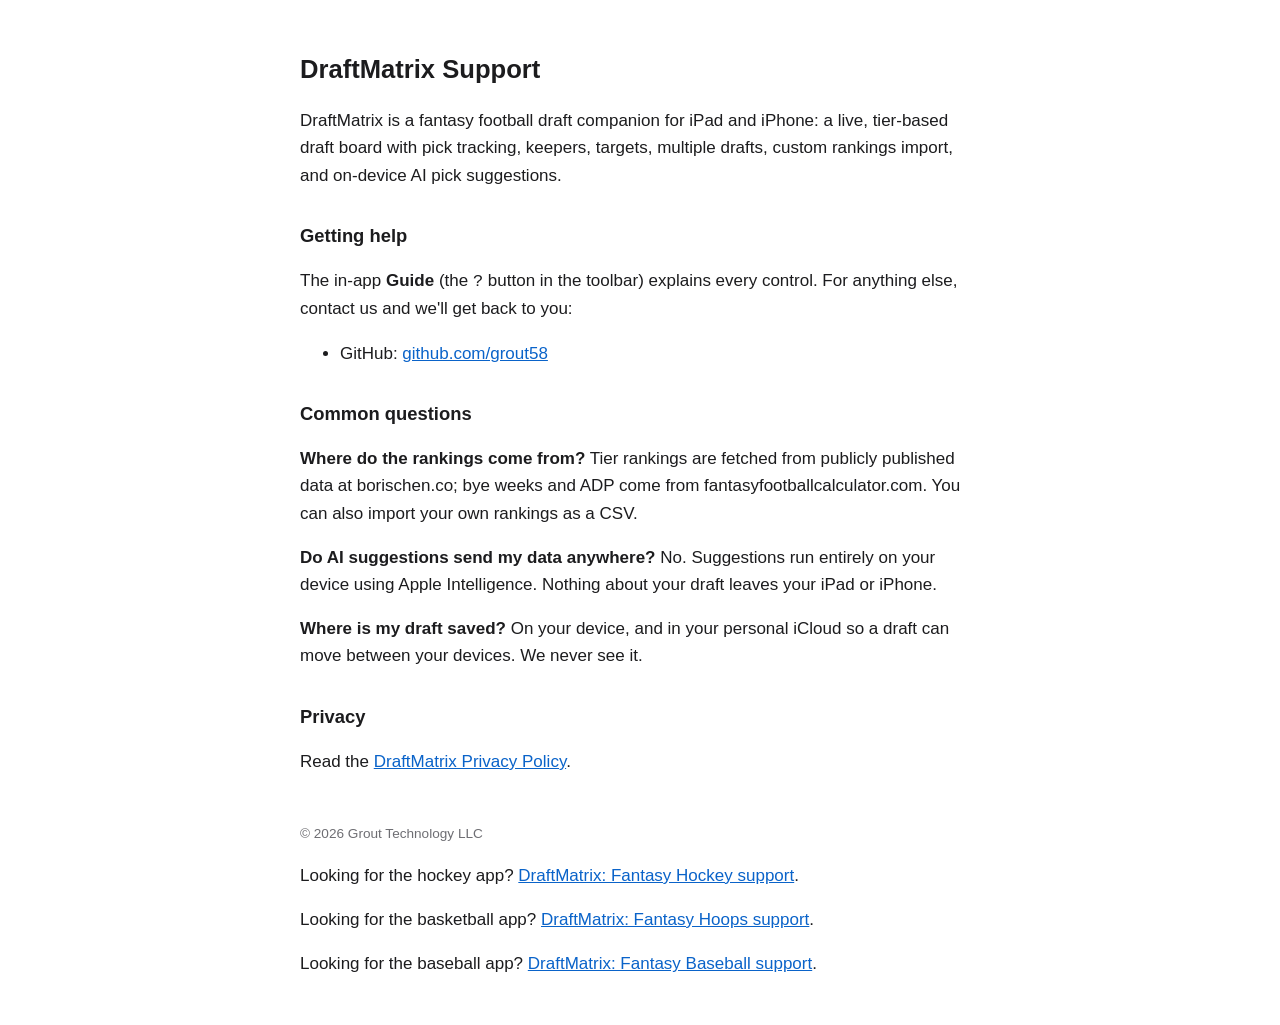
<file: index.html>
<!DOCTYPE html>
<html lang="en">
<head>
<meta charset="utf-8">
<meta name="viewport" content="width=device-width, initial-scale=1">
<title>DraftMatrix — Support</title>
<style>
  body { font: 17px/1.6 -apple-system, BlinkMacSystemFont, "Segoe UI", Roboto, sans-serif;
         max-width: 680px; margin: 0 auto; padding: 2rem 1.25rem; color: #1c1c1e; }
  h1 { font-size: 1.6rem; } h2 { font-size: 1.15rem; margin-top: 2rem; }
  a { color: #0a63c9; }
  footer { margin-top: 3rem; font-size: .85rem; color: #6e6e73; }
  @media (prefers-color-scheme: dark) {
    body { background: #1c1c1e; color: #f2f2f7; } a { color: #64a8ff; }
  }
</style>
</head>
<body>
<h1>DraftMatrix Support</h1>
<p>DraftMatrix is a fantasy football draft companion for iPad and iPhone: a live,
tier-based draft board with pick tracking, keepers, targets, multiple drafts,
custom rankings import, and on-device AI pick suggestions.</p>

<h2>Getting help</h2>
<p>The in-app <strong>Guide</strong> (the <code>?</code> button in the toolbar) explains
every control. For anything else, contact us and we'll get back to you:</p>
<ul>
  <li>GitHub: <a href="https://github.com/grout58">github.com/grout58</a></li>
</ul>

<h2>Common questions</h2>
<p><strong>Where do the rankings come from?</strong> Tier rankings are fetched from
publicly published data at borischen.co; bye weeks and ADP come from
fantasyfootballcalculator.com. You can also import your own rankings as a CSV.</p>
<p><strong>Do AI suggestions send my data anywhere?</strong> No. Suggestions run
entirely on your device using Apple Intelligence. Nothing about your draft leaves
your iPad or iPhone.</p>
<p><strong>Where is my draft saved?</strong> On your device, and in your personal
iCloud so a draft can move between your devices. We never see it.</p>

<h2>Privacy</h2>
<p>Read the <a href="privacy.html">DraftMatrix Privacy Policy</a>.</p>

<footer>© 2026 Grout Technology LLC</footer>
<p>Looking for the hockey app? <a href="hockey.html">DraftMatrix: Fantasy Hockey support</a>.</p>
<p>Looking for the basketball app? <a href="basketball.html">DraftMatrix: Fantasy Hoops support</a>.</p>
<p>Looking for the baseball app? <a href="baseball.html">DraftMatrix: Fantasy Baseball support</a>.</p>
</body>
</html>
</file>
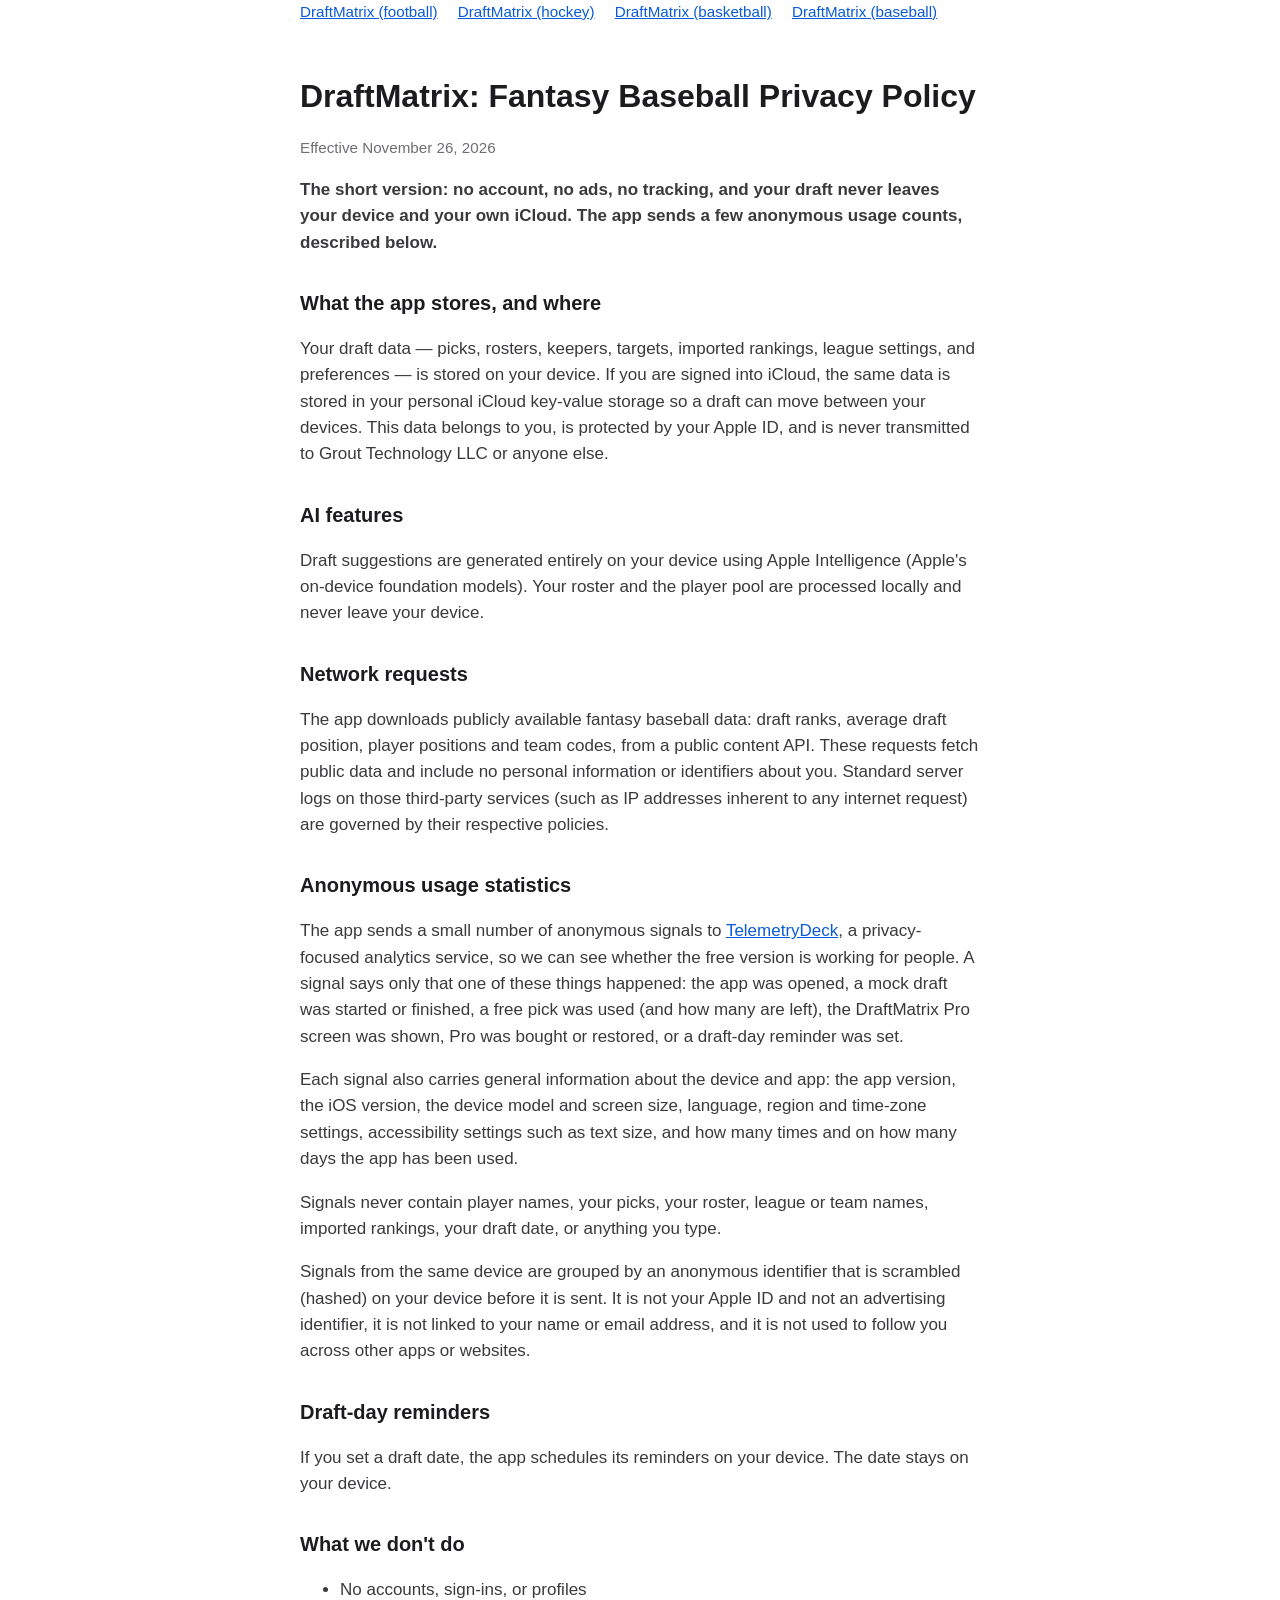
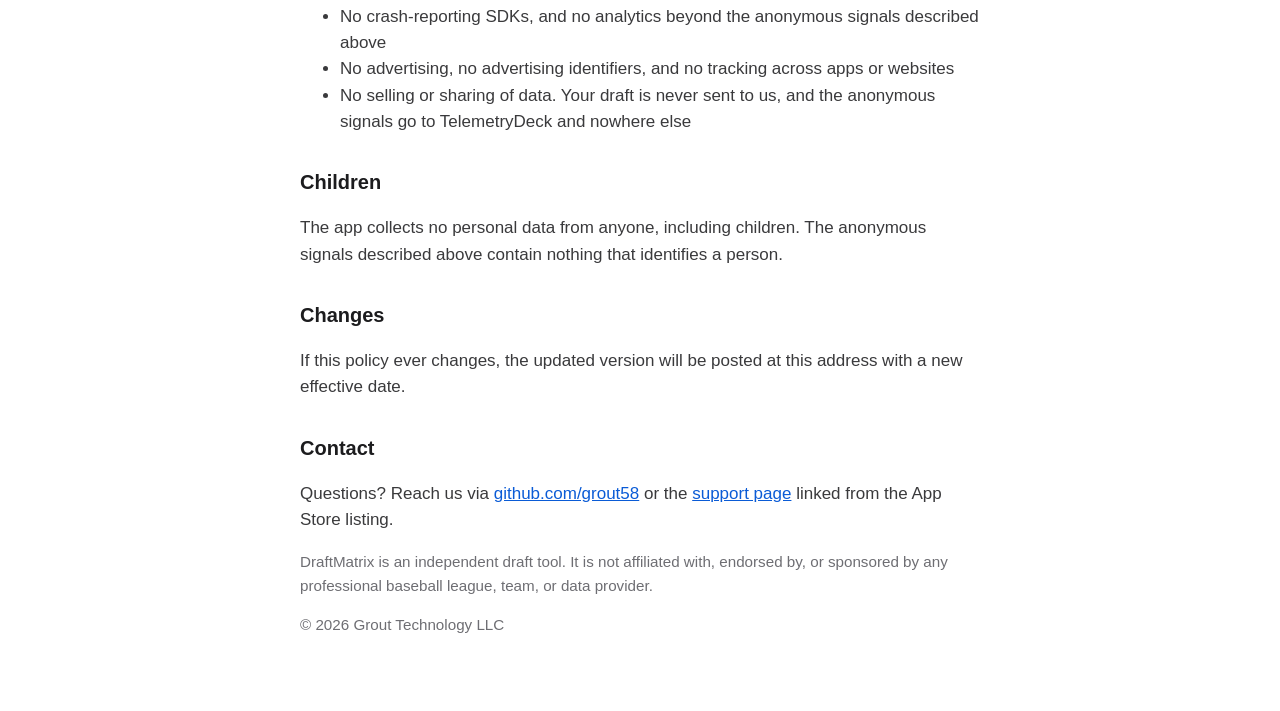
<file: baseball-privacy.html>
<!doctype html>
<html lang="en">
<head>
<meta charset="utf-8">
<meta name="viewport" content="width=device-width, initial-scale=1">
<title>DraftMatrix: Fantasy Baseball — Privacy Policy</title>
<style>
  body { font: 17px/1.55 -apple-system, BlinkMacSystemFont, "Helvetica Neue", Helvetica, Arial, sans-serif; color: #1c1c1e; margin: 0; padding: 0 20px 60px; background: #fff; }
  main { max-width: 680px; margin: 0 auto; }
  h1 { font-size: 2rem; margin: 48px 0 8px; }
  h2 { font-size: 1.25rem; margin: 32px 0 8px; }
  p, li { color: #3a3a3c; }
  a { color: #0a5bd6; }
  .muted { color: #6e6e73; font-size: 0.95rem; }
  nav a { margin-right: 16px; }
  @media (prefers-color-scheme: dark) { body { background: #000; color: #f2f2f7; } p, li { color: #d1d1d6; } a { color: #4cb8ff; } .muted { color: #8e8e93; } }
</style>
</head>
<body>
<main>
  <nav class="muted"><a href="index.html">DraftMatrix (football)</a> <a href="hockey.html">DraftMatrix (hockey)</a> <a href="basketball.html">DraftMatrix (basketball)</a> <a href="baseball.html">DraftMatrix (baseball)</a></nav>
  <h1>DraftMatrix: Fantasy Baseball Privacy Policy</h1>
  <p class="muted">Effective November 26, 2026</p>
  <p><strong>The short version: no account, no ads, no tracking, and your draft never leaves your device and your own iCloud. The app sends a few anonymous usage counts, described below.</strong></p>

  <h2>What the app stores, and where</h2>
  <p>Your draft data — picks, rosters, keepers, targets, imported rankings, league settings, and preferences — is stored on your device. If you are signed into iCloud, the same data is stored in your personal iCloud key-value storage so a draft can move between your devices. This data belongs to you, is protected by your Apple ID, and is never transmitted to Grout Technology LLC or anyone else.</p>

  <h2>AI features</h2>
  <p>Draft suggestions are generated entirely on your device using Apple Intelligence (Apple's on-device foundation models). Your roster and the player pool are processed locally and never leave your device.</p>

  <h2>Network requests</h2>
  <p>The app downloads publicly available fantasy baseball data: draft ranks, average draft position, player positions and team codes, from a public content API. These requests fetch public data and include no personal information or identifiers about you. Standard server logs on those third-party services (such as IP addresses inherent to any internet request) are governed by their respective policies.</p>

  <h2>Anonymous usage statistics</h2>
  <p>The app sends a small number of anonymous signals to <a href="https://telemetrydeck.com/privacy/">TelemetryDeck</a>, a privacy-focused analytics service, so we can see whether the free version is working for people. A signal says only that one of these things happened: the app was opened, a mock draft was started or finished, a free pick was used (and how many are left), the DraftMatrix Pro screen was shown, Pro was bought or restored, or a draft-day reminder was set.</p>
  <p>Each signal also carries general information about the device and app: the app version, the iOS version, the device model and screen size, language, region and time-zone settings, accessibility settings such as text size, and how many times and on how many days the app has been used.</p>
  <p>Signals never contain player names, your picks, your roster, league or team names, imported rankings, your draft date, or anything you type.</p>
  <p>Signals from the same device are grouped by an anonymous identifier that is scrambled (hashed) on your device before it is sent. It is not your Apple ID and not an advertising identifier, it is not linked to your name or email address, and it is not used to follow you across other apps or websites.</p>

  <h2>Draft-day reminders</h2>
  <p>If you set a draft date, the app schedules its reminders on your device. The date stays on your device.</p>

  <h2>What we don't do</h2>
  <ul>
    <li>No accounts, sign-ins, or profiles</li>
    <li>No crash-reporting SDKs, and no analytics beyond the anonymous signals described above</li>
    <li>No advertising, no advertising identifiers, and no tracking across apps or websites</li>
    <li>No selling or sharing of data. Your draft is never sent to us, and the anonymous signals go to TelemetryDeck and nowhere else</li>
  </ul>

  <h2>Children</h2>
  <p>The app collects no personal data from anyone, including children. The anonymous signals described above contain nothing that identifies a person.</p>

  <h2>Changes</h2>
  <p>If this policy ever changes, the updated version will be posted at this address with a new effective date.</p>

  <h2>Contact</h2>
  <p>Questions? Reach us via <a href="https://github.com/grout58">github.com/grout58</a> or the <a href="baseball.html">support page</a> linked from the App Store listing.</p>
  <p class="muted">DraftMatrix is an independent draft tool. It is not affiliated with, endorsed by, or sponsored by any professional baseball league, team, or data provider.</p>
  <p class="muted">© 2026 Grout Technology LLC</p>
</main>
</body>
</html>
</file>
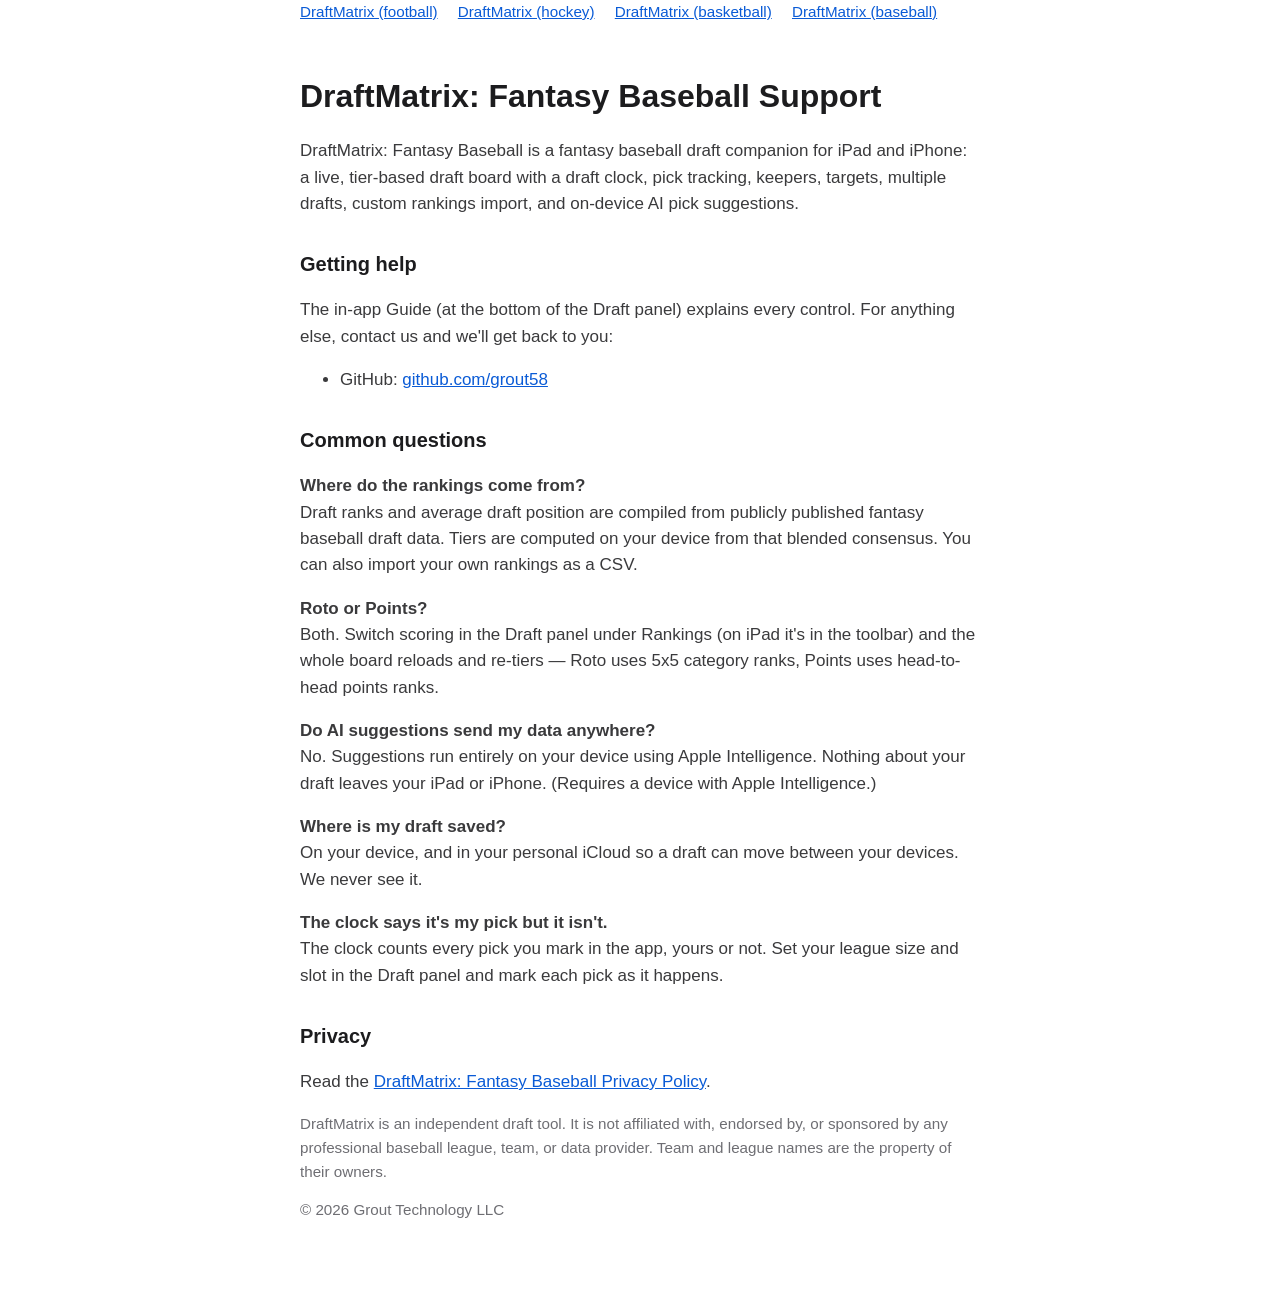
<file: baseball.html>
<!doctype html>
<html lang="en">
<head>
<meta charset="utf-8">
<meta name="viewport" content="width=device-width, initial-scale=1">
<title>DraftMatrix: Fantasy Baseball — Support</title>
<style>
  body { font: 17px/1.55 -apple-system, BlinkMacSystemFont, "Helvetica Neue", Helvetica, Arial, sans-serif; color: #1c1c1e; margin: 0; padding: 0 20px 60px; background: #fff; }
  main { max-width: 680px; margin: 0 auto; }
  h1 { font-size: 2rem; margin: 48px 0 8px; }
  h2 { font-size: 1.25rem; margin: 32px 0 8px; }
  p, li { color: #3a3a3c; }
  a { color: #0a5bd6; }
  .muted { color: #6e6e73; font-size: 0.95rem; }
  nav a { margin-right: 16px; }
  @media (prefers-color-scheme: dark) { body { background: #000; color: #f2f2f7; } p, li { color: #d1d1d6; } a { color: #4cb8ff; } .muted { color: #8e8e93; } }
</style>
</head>
<body>
<main>
  <nav class="muted"><a href="index.html">DraftMatrix (football)</a> <a href="hockey.html">DraftMatrix (hockey)</a> <a href="basketball.html">DraftMatrix (basketball)</a> <a href="baseball.html">DraftMatrix (baseball)</a></nav>
  <h1>DraftMatrix: Fantasy Baseball Support</h1>
  <p>DraftMatrix: Fantasy Baseball is a fantasy baseball draft companion for iPad and iPhone: a live, tier-based draft board with a draft clock, pick tracking, keepers, targets, multiple drafts, custom rankings import, and on-device AI pick suggestions.</p>

  <h2>Getting help</h2>
  <p>The in-app Guide (at the bottom of the Draft panel) explains every control. For anything else, contact us and we'll get back to you:</p>
  <ul><li>GitHub: <a href="https://github.com/grout58">github.com/grout58</a></li></ul>

  <h2>Common questions</h2>
  <p><strong>Where do the rankings come from?</strong><br>Draft ranks and average draft position are compiled from publicly published fantasy baseball draft data. Tiers are computed on your device from that blended consensus. You can also import your own rankings as a CSV.</p>
  <p><strong>Roto or Points?</strong><br>Both. Switch scoring in the Draft panel under Rankings (on iPad it's in the toolbar) and the whole board reloads and re-tiers — Roto uses 5x5 category ranks, Points uses head-to-head points ranks.</p>
  <p><strong>Do AI suggestions send my data anywhere?</strong><br>No. Suggestions run entirely on your device using Apple Intelligence. Nothing about your draft leaves your iPad or iPhone. (Requires a device with Apple Intelligence.)</p>
  <p><strong>Where is my draft saved?</strong><br>On your device, and in your personal iCloud so a draft can move between your devices. We never see it.</p>
  <p><strong>The clock says it's my pick but it isn't.</strong><br>The clock counts every pick you mark in the app, yours or not. Set your league size and slot in the Draft panel and mark each pick as it happens.</p>

  <h2>Privacy</h2>
  <p>Read the <a href="baseball-privacy.html">DraftMatrix: Fantasy Baseball Privacy Policy</a>.</p>
  <p class="muted">DraftMatrix is an independent draft tool. It is not affiliated with, endorsed by, or sponsored by any professional baseball league, team, or data provider. Team and league names are the property of their owners.</p>
  <p class="muted">© 2026 Grout Technology LLC</p>
</main>
</body>
</html>
</file>
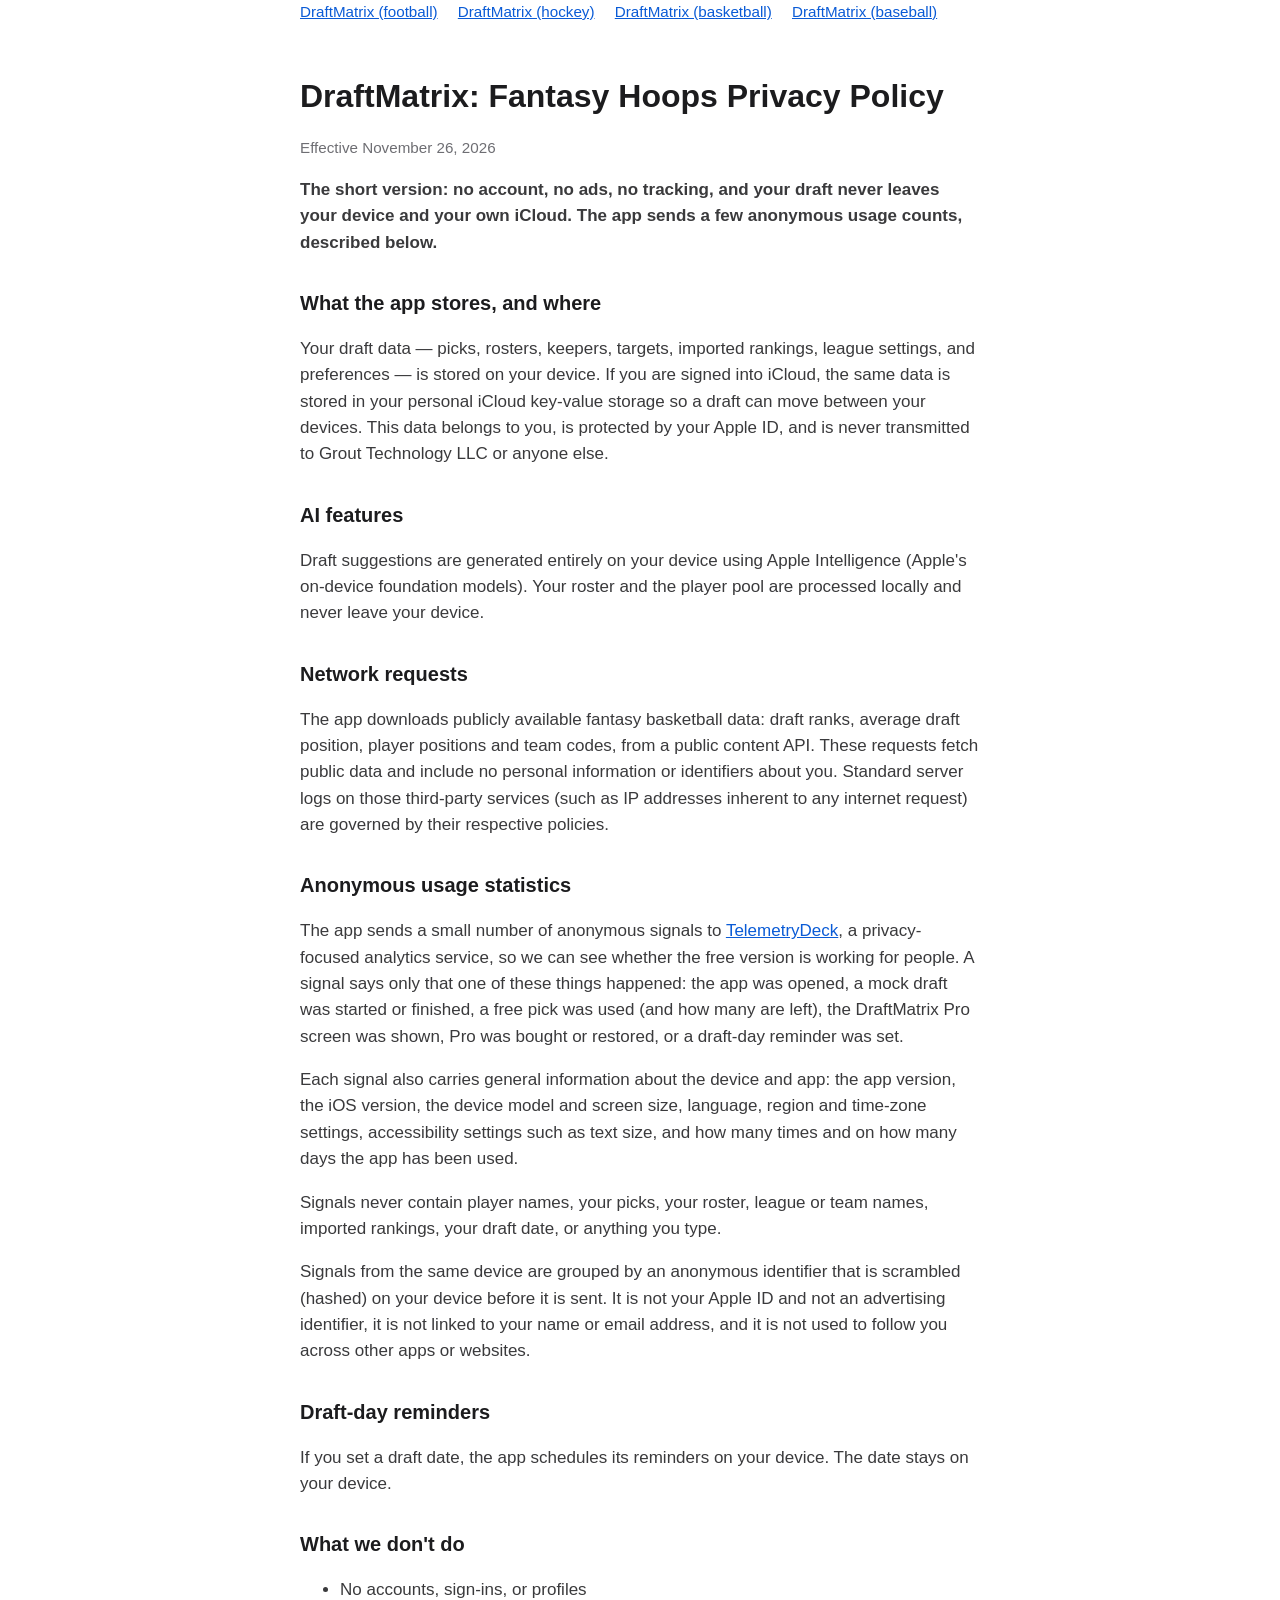
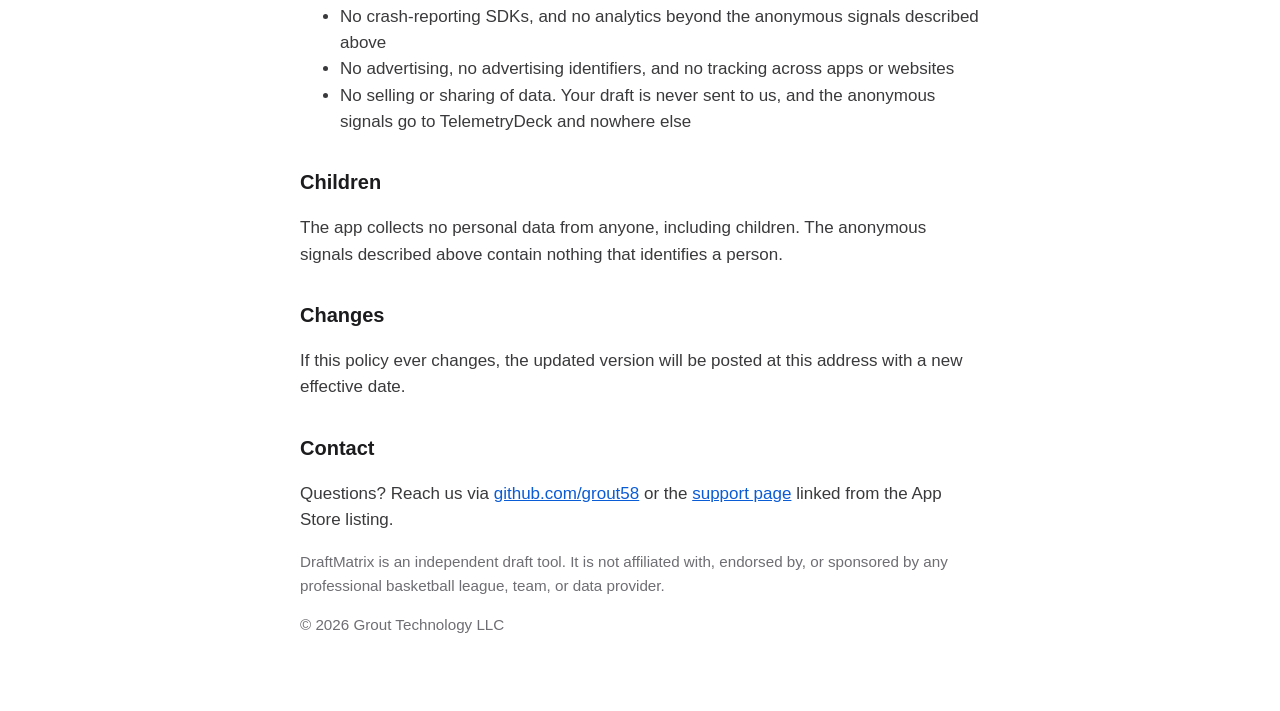
<file: basketball-privacy.html>
<!doctype html>
<html lang="en">
<head>
<meta charset="utf-8">
<meta name="viewport" content="width=device-width, initial-scale=1">
<title>DraftMatrix: Fantasy Hoops — Privacy Policy</title>
<style>
  body { font: 17px/1.55 -apple-system, BlinkMacSystemFont, "Helvetica Neue", Helvetica, Arial, sans-serif; color: #1c1c1e; margin: 0; padding: 0 20px 60px; background: #fff; }
  main { max-width: 680px; margin: 0 auto; }
  h1 { font-size: 2rem; margin: 48px 0 8px; }
  h2 { font-size: 1.25rem; margin: 32px 0 8px; }
  p, li { color: #3a3a3c; }
  a { color: #0a5bd6; }
  .muted { color: #6e6e73; font-size: 0.95rem; }
  nav a { margin-right: 16px; }
  @media (prefers-color-scheme: dark) { body { background: #000; color: #f2f2f7; } p, li { color: #d1d1d6; } a { color: #4cb8ff; } .muted { color: #8e8e93; } }
</style>
</head>
<body>
<main>
  <nav class="muted"><a href="index.html">DraftMatrix (football)</a> <a href="hockey.html">DraftMatrix (hockey)</a> <a href="basketball.html">DraftMatrix (basketball)</a> <a href="baseball.html">DraftMatrix (baseball)</a></nav>
  <h1>DraftMatrix: Fantasy Hoops Privacy Policy</h1>
  <p class="muted">Effective November 26, 2026</p>
  <p><strong>The short version: no account, no ads, no tracking, and your draft never leaves your device and your own iCloud. The app sends a few anonymous usage counts, described below.</strong></p>

  <h2>What the app stores, and where</h2>
  <p>Your draft data — picks, rosters, keepers, targets, imported rankings, league settings, and preferences — is stored on your device. If you are signed into iCloud, the same data is stored in your personal iCloud key-value storage so a draft can move between your devices. This data belongs to you, is protected by your Apple ID, and is never transmitted to Grout Technology LLC or anyone else.</p>

  <h2>AI features</h2>
  <p>Draft suggestions are generated entirely on your device using Apple Intelligence (Apple's on-device foundation models). Your roster and the player pool are processed locally and never leave your device.</p>

  <h2>Network requests</h2>
  <p>The app downloads publicly available fantasy basketball data: draft ranks, average draft position, player positions and team codes, from a public content API. These requests fetch public data and include no personal information or identifiers about you. Standard server logs on those third-party services (such as IP addresses inherent to any internet request) are governed by their respective policies.</p>

  <h2>Anonymous usage statistics</h2>
  <p>The app sends a small number of anonymous signals to <a href="https://telemetrydeck.com/privacy/">TelemetryDeck</a>, a privacy-focused analytics service, so we can see whether the free version is working for people. A signal says only that one of these things happened: the app was opened, a mock draft was started or finished, a free pick was used (and how many are left), the DraftMatrix Pro screen was shown, Pro was bought or restored, or a draft-day reminder was set.</p>
  <p>Each signal also carries general information about the device and app: the app version, the iOS version, the device model and screen size, language, region and time-zone settings, accessibility settings such as text size, and how many times and on how many days the app has been used.</p>
  <p>Signals never contain player names, your picks, your roster, league or team names, imported rankings, your draft date, or anything you type.</p>
  <p>Signals from the same device are grouped by an anonymous identifier that is scrambled (hashed) on your device before it is sent. It is not your Apple ID and not an advertising identifier, it is not linked to your name or email address, and it is not used to follow you across other apps or websites.</p>

  <h2>Draft-day reminders</h2>
  <p>If you set a draft date, the app schedules its reminders on your device. The date stays on your device.</p>

  <h2>What we don't do</h2>
  <ul>
    <li>No accounts, sign-ins, or profiles</li>
    <li>No crash-reporting SDKs, and no analytics beyond the anonymous signals described above</li>
    <li>No advertising, no advertising identifiers, and no tracking across apps or websites</li>
    <li>No selling or sharing of data. Your draft is never sent to us, and the anonymous signals go to TelemetryDeck and nowhere else</li>
  </ul>

  <h2>Children</h2>
  <p>The app collects no personal data from anyone, including children. The anonymous signals described above contain nothing that identifies a person.</p>

  <h2>Changes</h2>
  <p>If this policy ever changes, the updated version will be posted at this address with a new effective date.</p>

  <h2>Contact</h2>
  <p>Questions? Reach us via <a href="https://github.com/grout58">github.com/grout58</a> or the <a href="basketball.html">support page</a> linked from the App Store listing.</p>
  <p class="muted">DraftMatrix is an independent draft tool. It is not affiliated with, endorsed by, or sponsored by any professional basketball league, team, or data provider.</p>
  <p class="muted">© 2026 Grout Technology LLC</p>
</main>
</body>
</html>
</file>
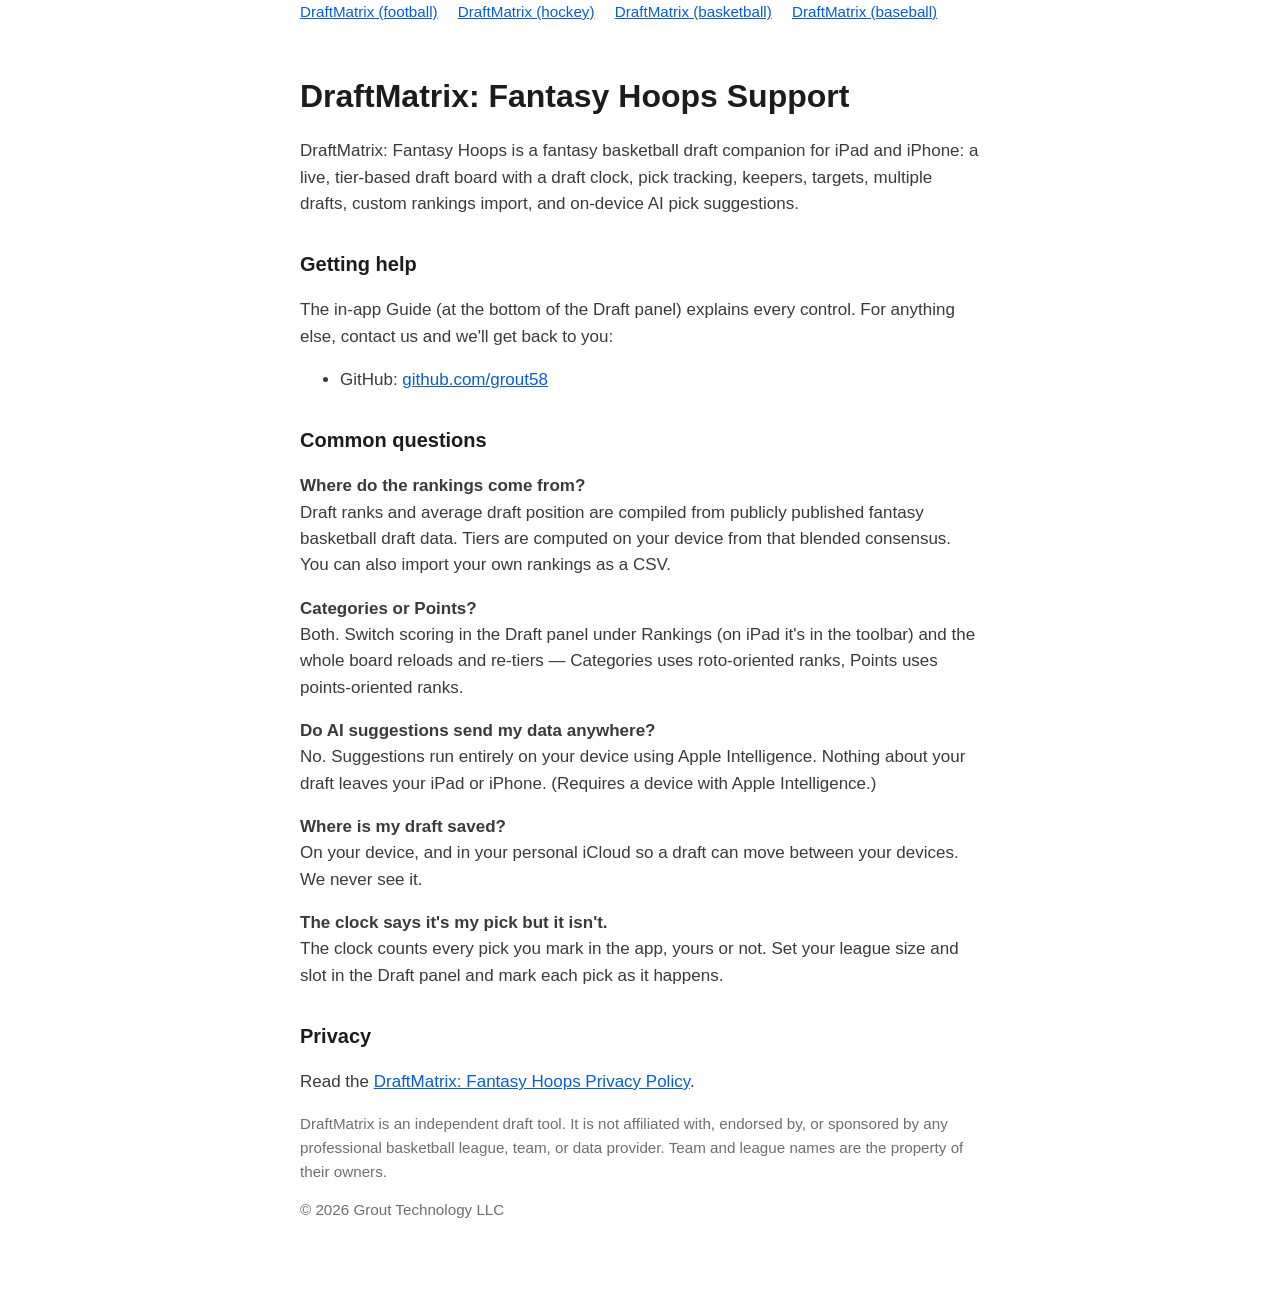
<file: basketball.html>
<!doctype html>
<html lang="en">
<head>
<meta charset="utf-8">
<meta name="viewport" content="width=device-width, initial-scale=1">
<title>DraftMatrix: Fantasy Hoops — Support</title>
<style>
  body { font: 17px/1.55 -apple-system, BlinkMacSystemFont, "Helvetica Neue", Helvetica, Arial, sans-serif; color: #1c1c1e; margin: 0; padding: 0 20px 60px; background: #fff; }
  main { max-width: 680px; margin: 0 auto; }
  h1 { font-size: 2rem; margin: 48px 0 8px; }
  h2 { font-size: 1.25rem; margin: 32px 0 8px; }
  p, li { color: #3a3a3c; }
  a { color: #0a5bd6; }
  .muted { color: #6e6e73; font-size: 0.95rem; }
  nav a { margin-right: 16px; }
  @media (prefers-color-scheme: dark) { body { background: #000; color: #f2f2f7; } p, li { color: #d1d1d6; } a { color: #4cb8ff; } .muted { color: #8e8e93; } }
</style>
</head>
<body>
<main>
  <nav class="muted"><a href="index.html">DraftMatrix (football)</a> <a href="hockey.html">DraftMatrix (hockey)</a> <a href="basketball.html">DraftMatrix (basketball)</a> <a href="baseball.html">DraftMatrix (baseball)</a></nav>
  <h1>DraftMatrix: Fantasy Hoops Support</h1>
  <p>DraftMatrix: Fantasy Hoops is a fantasy basketball draft companion for iPad and iPhone: a live, tier-based draft board with a draft clock, pick tracking, keepers, targets, multiple drafts, custom rankings import, and on-device AI pick suggestions.</p>

  <h2>Getting help</h2>
  <p>The in-app Guide (at the bottom of the Draft panel) explains every control. For anything else, contact us and we'll get back to you:</p>
  <ul><li>GitHub: <a href="https://github.com/grout58">github.com/grout58</a></li></ul>

  <h2>Common questions</h2>
  <p><strong>Where do the rankings come from?</strong><br>Draft ranks and average draft position are compiled from publicly published fantasy basketball draft data. Tiers are computed on your device from that blended consensus. You can also import your own rankings as a CSV.</p>
  <p><strong>Categories or Points?</strong><br>Both. Switch scoring in the Draft panel under Rankings (on iPad it's in the toolbar) and the whole board reloads and re-tiers — Categories uses roto-oriented ranks, Points uses points-oriented ranks.</p>
  <p><strong>Do AI suggestions send my data anywhere?</strong><br>No. Suggestions run entirely on your device using Apple Intelligence. Nothing about your draft leaves your iPad or iPhone. (Requires a device with Apple Intelligence.)</p>
  <p><strong>Where is my draft saved?</strong><br>On your device, and in your personal iCloud so a draft can move between your devices. We never see it.</p>
  <p><strong>The clock says it's my pick but it isn't.</strong><br>The clock counts every pick you mark in the app, yours or not. Set your league size and slot in the Draft panel and mark each pick as it happens.</p>

  <h2>Privacy</h2>
  <p>Read the <a href="basketball-privacy.html">DraftMatrix: Fantasy Hoops Privacy Policy</a>.</p>
  <p class="muted">DraftMatrix is an independent draft tool. It is not affiliated with, endorsed by, or sponsored by any professional basketball league, team, or data provider. Team and league names are the property of their owners.</p>
  <p class="muted">© 2026 Grout Technology LLC</p>
</main>
</body>
</html>
</file>
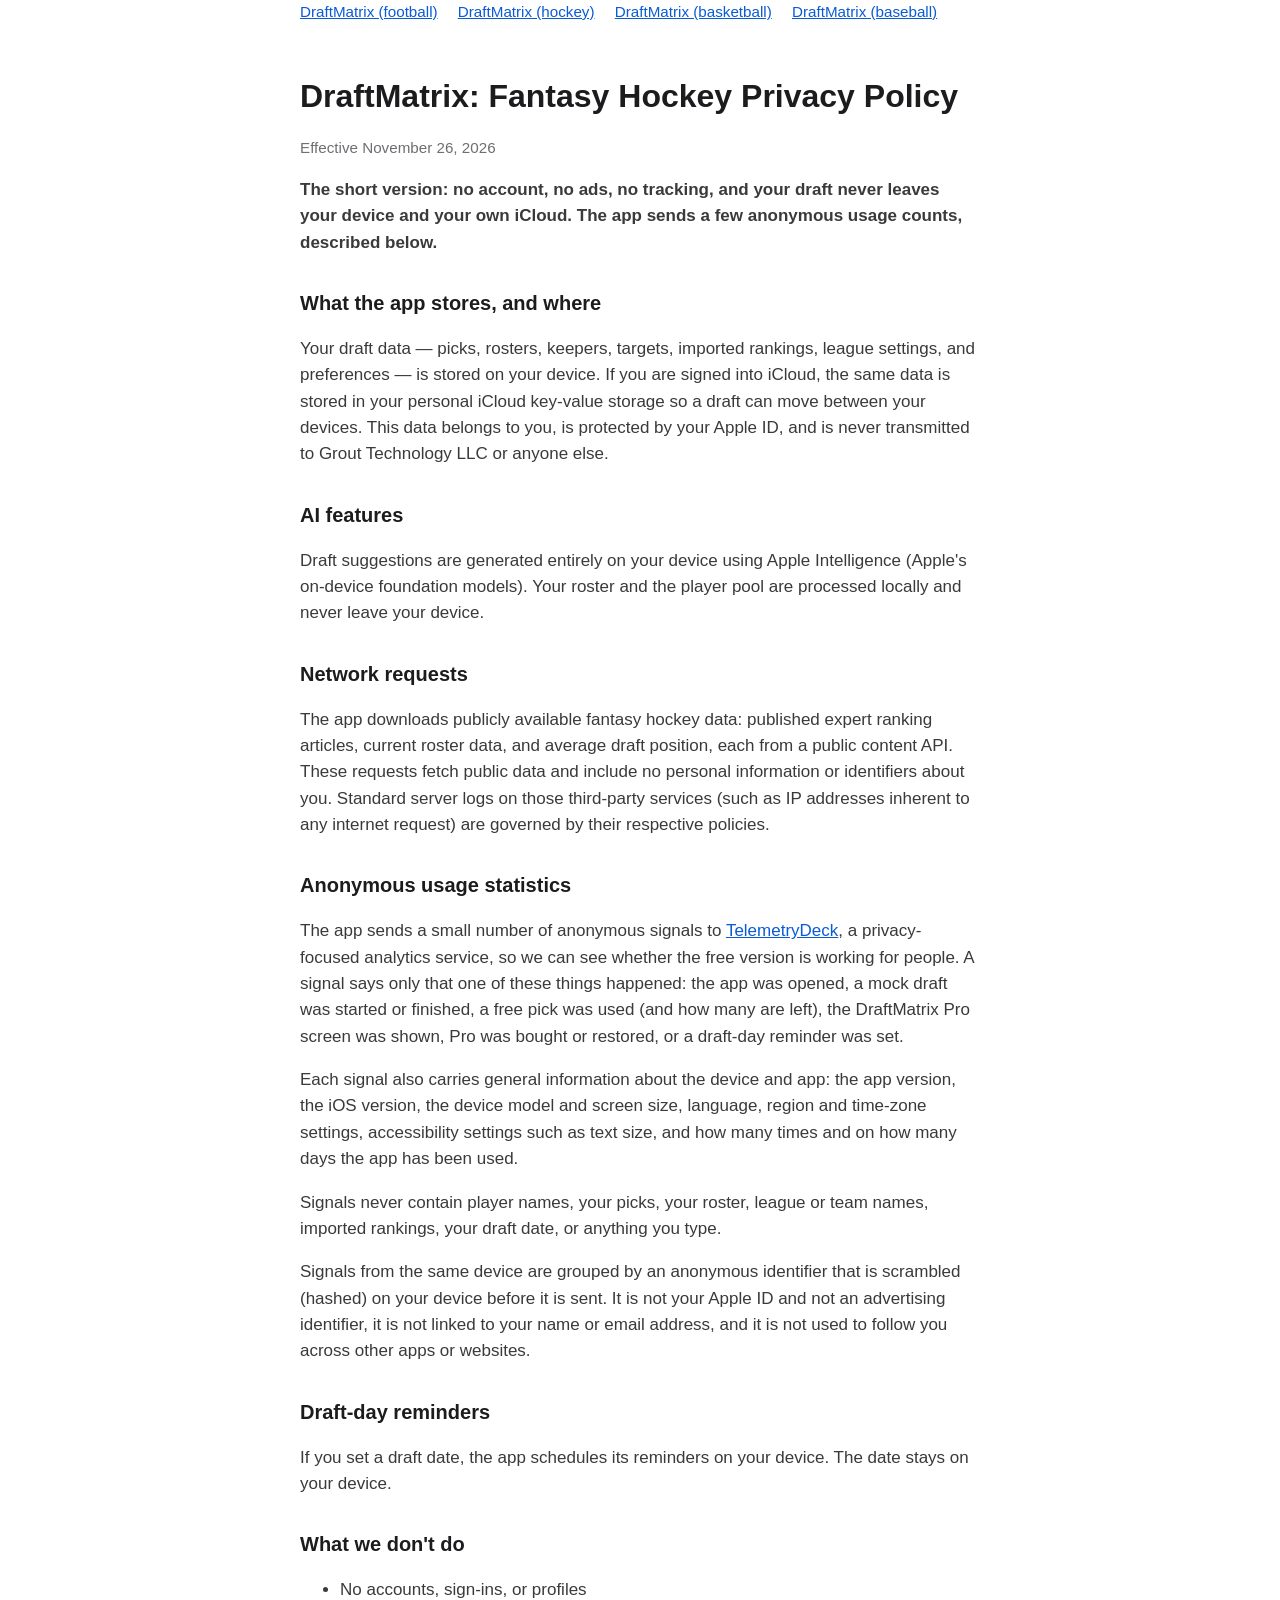
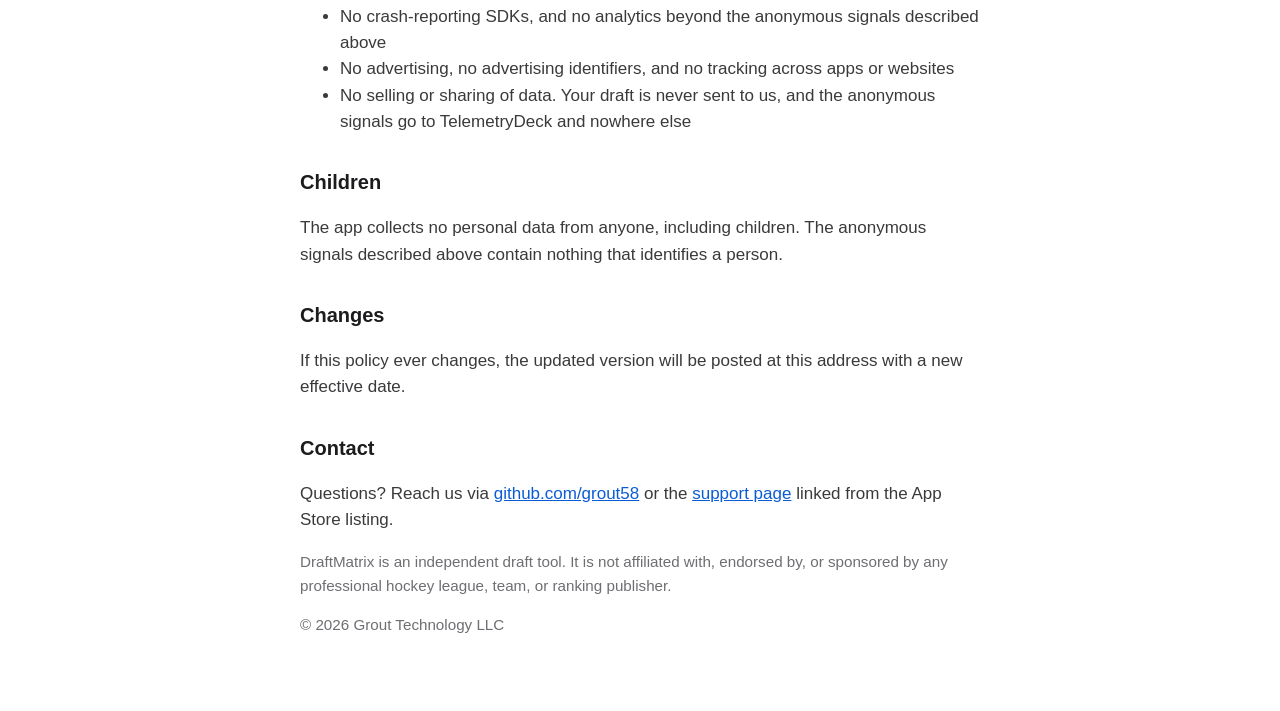
<file: hockey-privacy.html>
<!doctype html>
<html lang="en">
<head>
<meta charset="utf-8">
<meta name="viewport" content="width=device-width, initial-scale=1">
<title>DraftMatrix: Fantasy Hockey — Privacy Policy</title>
<style>
  body { font: 17px/1.55 -apple-system, BlinkMacSystemFont, "Helvetica Neue", Helvetica, Arial, sans-serif; color: #1c1c1e; margin: 0; padding: 0 20px 60px; background: #fff; }
  main { max-width: 680px; margin: 0 auto; }
  h1 { font-size: 2rem; margin: 48px 0 8px; }
  h2 { font-size: 1.25rem; margin: 32px 0 8px; }
  p, li { color: #3a3a3c; }
  a { color: #0a5bd6; }
  .muted { color: #6e6e73; font-size: 0.95rem; }
  nav a { margin-right: 16px; }
  @media (prefers-color-scheme: dark) { body { background: #000; color: #f2f2f7; } p, li { color: #d1d1d6; } a { color: #4cb8ff; } .muted { color: #8e8e93; } }
</style>
</head>
<body>
<main>
  <nav class="muted"><a href="index.html">DraftMatrix (football)</a> <a href="hockey.html">DraftMatrix (hockey)</a> <a href="basketball.html">DraftMatrix (basketball)</a> <a href="baseball.html">DraftMatrix (baseball)</a></nav>
  <h1>DraftMatrix: Fantasy Hockey Privacy Policy</h1>
  <p class="muted">Effective November 26, 2026</p>
  <p><strong>The short version: no account, no ads, no tracking, and your draft never leaves your device and your own iCloud. The app sends a few anonymous usage counts, described below.</strong></p>

  <h2>What the app stores, and where</h2>
  <p>Your draft data — picks, rosters, keepers, targets, imported rankings, league settings, and preferences — is stored on your device. If you are signed into iCloud, the same data is stored in your personal iCloud key-value storage so a draft can move between your devices. This data belongs to you, is protected by your Apple ID, and is never transmitted to Grout Technology LLC or anyone else.</p>

  <h2>AI features</h2>
  <p>Draft suggestions are generated entirely on your device using Apple Intelligence (Apple's on-device foundation models). Your roster and the player pool are processed locally and never leave your device.</p>

  <h2>Network requests</h2>
  <p>The app downloads publicly available fantasy hockey data: published expert ranking articles, current roster data, and average draft position, each from a public content API. These requests fetch public data and include no personal information or identifiers about you. Standard server logs on those third-party services (such as IP addresses inherent to any internet request) are governed by their respective policies.</p>

  <h2>Anonymous usage statistics</h2>
  <p>The app sends a small number of anonymous signals to <a href="https://telemetrydeck.com/privacy/">TelemetryDeck</a>, a privacy-focused analytics service, so we can see whether the free version is working for people. A signal says only that one of these things happened: the app was opened, a mock draft was started or finished, a free pick was used (and how many are left), the DraftMatrix Pro screen was shown, Pro was bought or restored, or a draft-day reminder was set.</p>
  <p>Each signal also carries general information about the device and app: the app version, the iOS version, the device model and screen size, language, region and time-zone settings, accessibility settings such as text size, and how many times and on how many days the app has been used.</p>
  <p>Signals never contain player names, your picks, your roster, league or team names, imported rankings, your draft date, or anything you type.</p>
  <p>Signals from the same device are grouped by an anonymous identifier that is scrambled (hashed) on your device before it is sent. It is not your Apple ID and not an advertising identifier, it is not linked to your name or email address, and it is not used to follow you across other apps or websites.</p>

  <h2>Draft-day reminders</h2>
  <p>If you set a draft date, the app schedules its reminders on your device. The date stays on your device.</p>

  <h2>What we don't do</h2>
  <ul>
    <li>No accounts, sign-ins, or profiles</li>
    <li>No crash-reporting SDKs, and no analytics beyond the anonymous signals described above</li>
    <li>No advertising, no advertising identifiers, and no tracking across apps or websites</li>
    <li>No selling or sharing of data. Your draft is never sent to us, and the anonymous signals go to TelemetryDeck and nowhere else</li>
  </ul>

  <h2>Children</h2>
  <p>The app collects no personal data from anyone, including children. The anonymous signals described above contain nothing that identifies a person.</p>

  <h2>Changes</h2>
  <p>If this policy ever changes, the updated version will be posted at this address with a new effective date.</p>

  <h2>Contact</h2>
  <p>Questions? Reach us via <a href="https://github.com/grout58">github.com/grout58</a> or the <a href="hockey.html">support page</a> linked from the App Store listing.</p>
  <p class="muted">DraftMatrix is an independent draft tool. It is not affiliated with, endorsed by, or sponsored by any professional hockey league, team, or ranking publisher.</p>
  <p class="muted">© 2026 Grout Technology LLC</p>
</main>
</body>
</html>
</file>
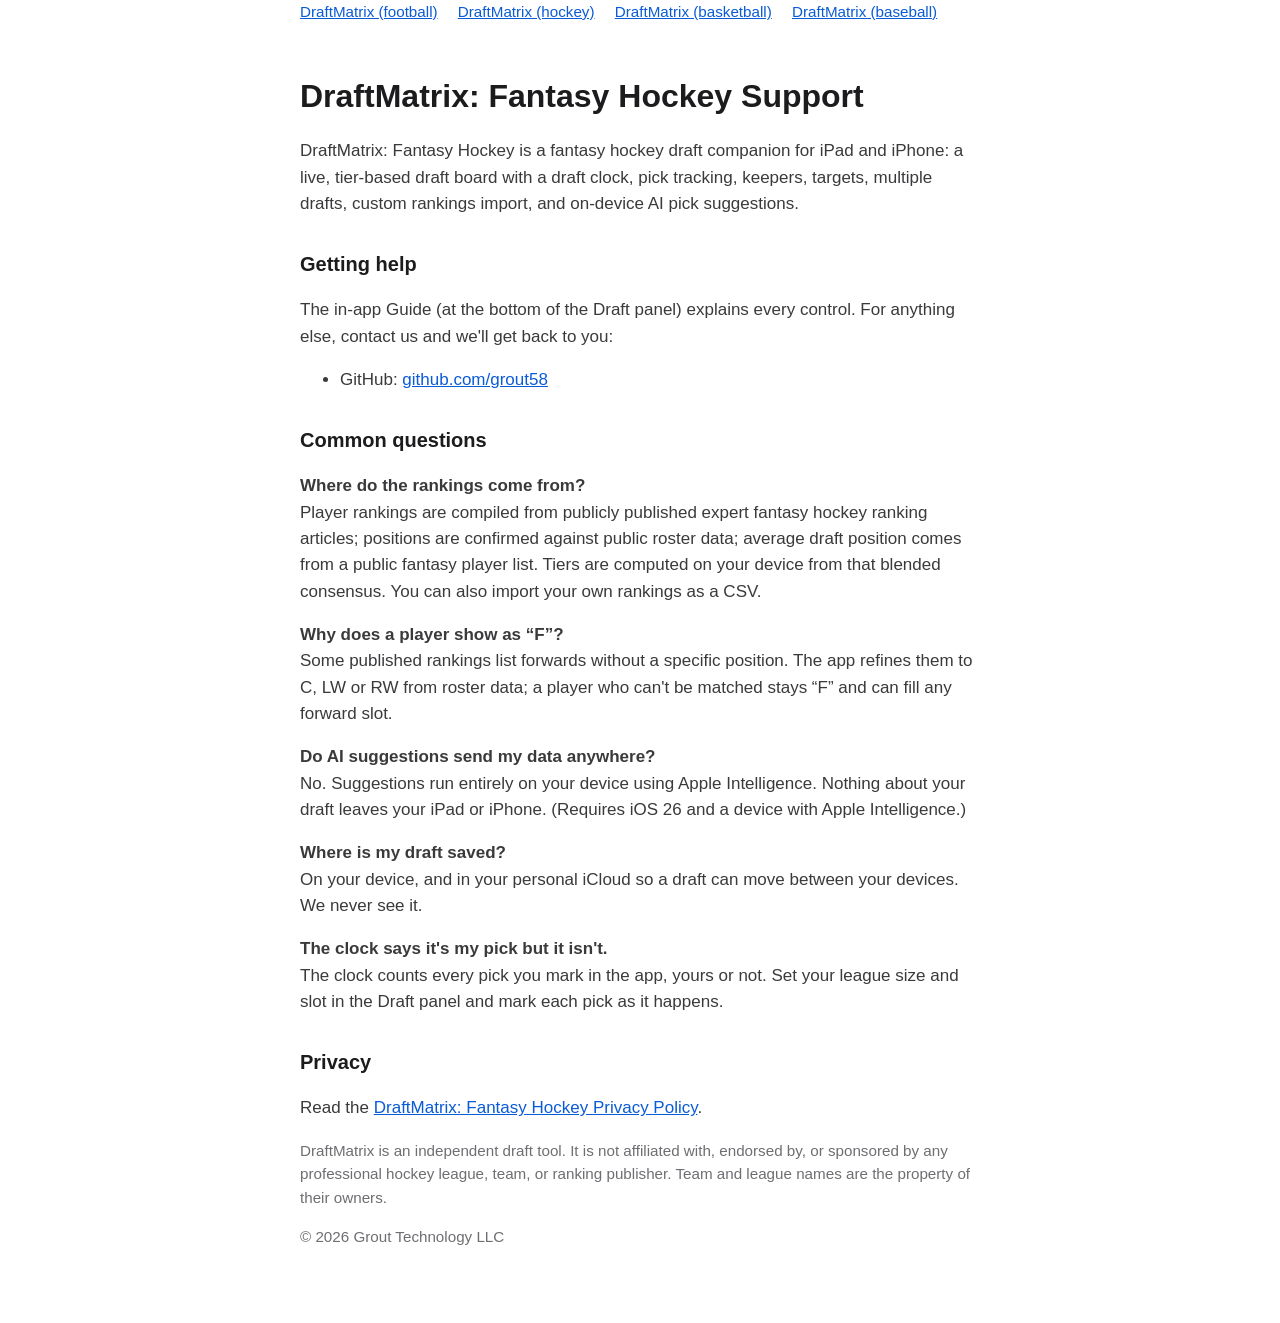
<file: hockey.html>
<!doctype html>
<html lang="en">
<head>
<meta charset="utf-8">
<meta name="viewport" content="width=device-width, initial-scale=1">
<title>DraftMatrix: Fantasy Hockey — Support</title>
<style>
  body { font: 17px/1.55 -apple-system, BlinkMacSystemFont, "Helvetica Neue", Helvetica, Arial, sans-serif; color: #1c1c1e; margin: 0; padding: 0 20px 60px; background: #fff; }
  main { max-width: 680px; margin: 0 auto; }
  h1 { font-size: 2rem; margin: 48px 0 8px; }
  h2 { font-size: 1.25rem; margin: 32px 0 8px; }
  p, li { color: #3a3a3c; }
  a { color: #0a5bd6; }
  .muted { color: #6e6e73; font-size: 0.95rem; }
  nav a { margin-right: 16px; }
  @media (prefers-color-scheme: dark) { body { background: #000; color: #f2f2f7; } p, li { color: #d1d1d6; } a { color: #4cb8ff; } .muted { color: #8e8e93; } }
</style>
</head>
<body>
<main>
  <nav class="muted"><a href="index.html">DraftMatrix (football)</a> <a href="hockey.html">DraftMatrix (hockey)</a> <a href="basketball.html">DraftMatrix (basketball)</a> <a href="baseball.html">DraftMatrix (baseball)</a></nav>
  <h1>DraftMatrix: Fantasy Hockey Support</h1>
  <p>DraftMatrix: Fantasy Hockey is a fantasy hockey draft companion for iPad and iPhone: a live, tier-based draft board with a draft clock, pick tracking, keepers, targets, multiple drafts, custom rankings import, and on-device AI pick suggestions.</p>

  <h2>Getting help</h2>
  <p>The in-app Guide (at the bottom of the Draft panel) explains every control. For anything else, contact us and we'll get back to you:</p>
  <ul><li>GitHub: <a href="https://github.com/grout58">github.com/grout58</a></li></ul>

  <h2>Common questions</h2>
  <p><strong>Where do the rankings come from?</strong><br>Player rankings are compiled from publicly published expert fantasy hockey ranking articles; positions are confirmed against public roster data; average draft position comes from a public fantasy player list. Tiers are computed on your device from that blended consensus. You can also import your own rankings as a CSV.</p>
  <p><strong>Why does a player show as “F”?</strong><br>Some published rankings list forwards without a specific position. The app refines them to C, LW or RW from roster data; a player who can't be matched stays “F” and can fill any forward slot.</p>
  <p><strong>Do AI suggestions send my data anywhere?</strong><br>No. Suggestions run entirely on your device using Apple Intelligence. Nothing about your draft leaves your iPad or iPhone. (Requires iOS 26 and a device with Apple Intelligence.)</p>
  <p><strong>Where is my draft saved?</strong><br>On your device, and in your personal iCloud so a draft can move between your devices. We never see it.</p>
  <p><strong>The clock says it's my pick but it isn't.</strong><br>The clock counts every pick you mark in the app, yours or not. Set your league size and slot in the Draft panel and mark each pick as it happens.</p>

  <h2>Privacy</h2>
  <p>Read the <a href="hockey-privacy.html">DraftMatrix: Fantasy Hockey Privacy Policy</a>.</p>
  <p class="muted">DraftMatrix is an independent draft tool. It is not affiliated with, endorsed by, or sponsored by any professional hockey league, team, or ranking publisher. Team and league names are the property of their owners.</p>
  <p class="muted">© 2026 Grout Technology LLC</p>
</main>
</body>
</html>
</file>
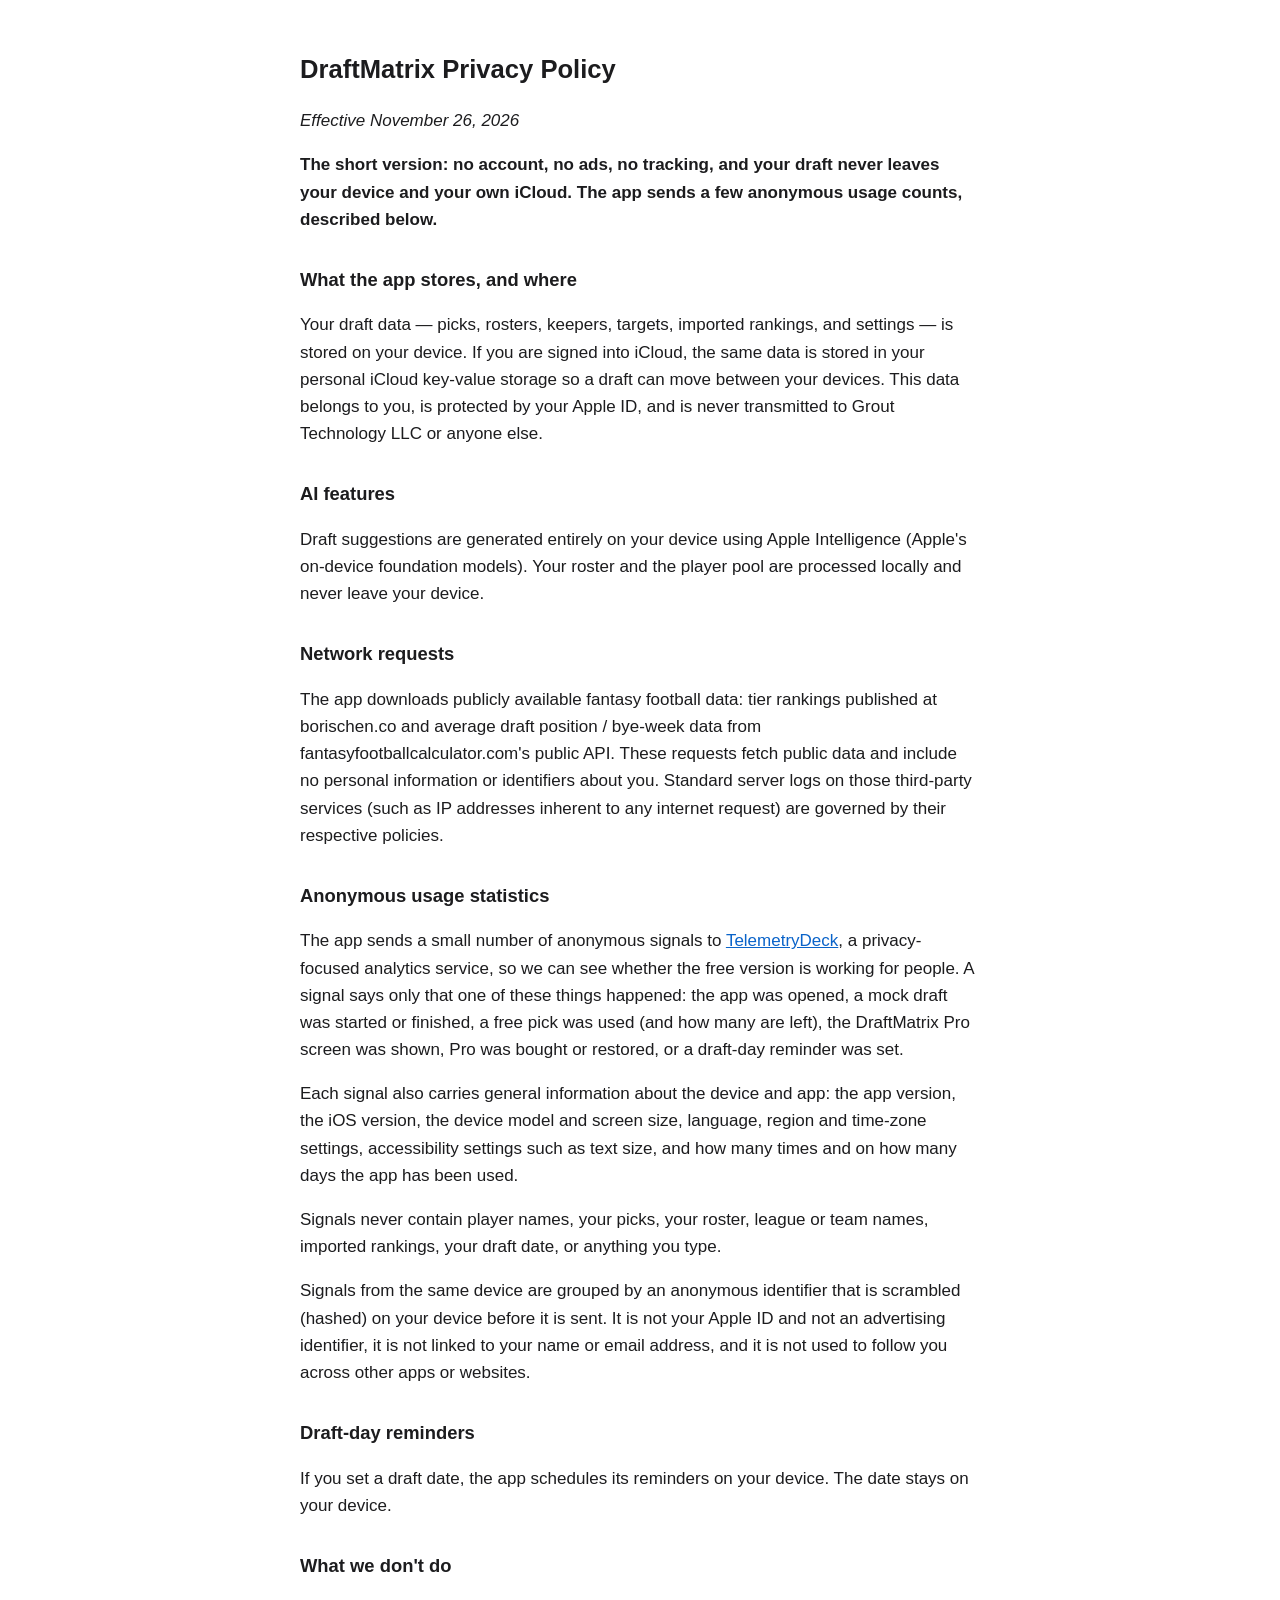
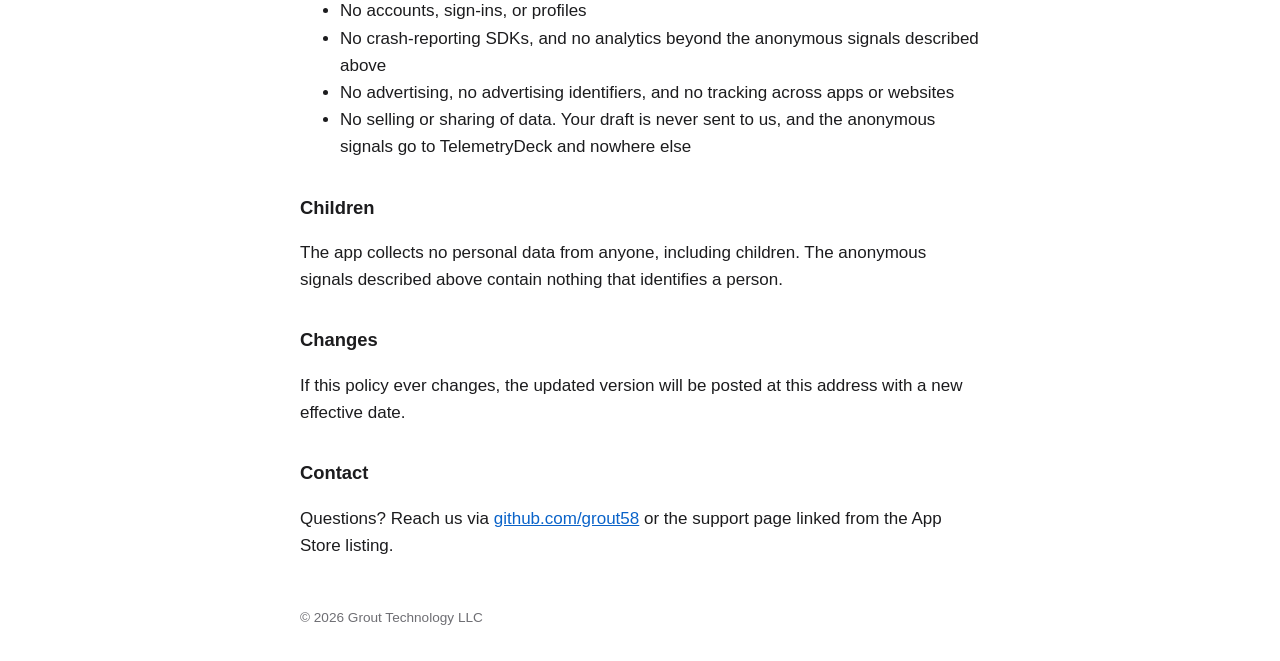
<file: privacy.html>
<!DOCTYPE html>
<html lang="en">
<head>
<meta charset="utf-8">
<meta name="viewport" content="width=device-width, initial-scale=1">
<title>DraftMatrix — Privacy Policy</title>
<style>
  body { font: 17px/1.6 -apple-system, BlinkMacSystemFont, "Segoe UI", Roboto, sans-serif;
         max-width: 680px; margin: 0 auto; padding: 2rem 1.25rem; color: #1c1c1e; }
  h1 { font-size: 1.6rem; } h2 { font-size: 1.15rem; margin-top: 2rem; }
  a { color: #0a63c9; }
  footer { margin-top: 3rem; font-size: .85rem; color: #6e6e73; }
  @media (prefers-color-scheme: dark) {
    body { background: #1c1c1e; color: #f2f2f7; } a { color: #64a8ff; }
  }
</style>
</head>
<body>
<h1>DraftMatrix Privacy Policy</h1>
<p><em>Effective November 26, 2026</em></p>

<p><strong>The short version: no account, no ads, no tracking, and your draft never leaves your device and your own iCloud. The app sends a few anonymous usage counts, described below.</strong></p>

<h2>What the app stores, and where</h2>
<p>Your draft data — picks, rosters, keepers, targets, imported rankings, and
settings — is stored on your device. If you are signed into iCloud, the same data
is stored in your personal iCloud key-value storage so a draft can move between
your devices. This data belongs to you, is protected by your Apple ID, and is
never transmitted to Grout Technology LLC or anyone else.</p>

<h2>AI features</h2>
<p>Draft suggestions are generated entirely on your device using Apple
Intelligence (Apple's on-device foundation models). Your roster and the player
pool are processed locally and never leave your device.</p>

<h2>Network requests</h2>
<p>The app downloads publicly available fantasy football data: tier rankings
published at borischen.co and average draft position / bye-week data from
fantasyfootballcalculator.com's public API. These requests fetch public data
and include no personal information or identifiers about you. Standard server
logs on those third-party services (such as IP addresses inherent to any
internet request) are governed by their respective policies.</p>

<h2>Anonymous usage statistics</h2>
<p>The app sends a small number of anonymous signals to
<a href="https://telemetrydeck.com/privacy/">TelemetryDeck</a>, a privacy-focused
analytics service, so we can see whether the free version is working for people.
A signal says only that one of these things happened: the app was opened, a mock
draft was started or finished, a free pick was used (and how many are left), the
DraftMatrix Pro screen was shown, Pro was bought or restored, or a draft-day
reminder was set.</p>
<p>Each signal also carries general information about the device and app: the app
version, the iOS version, the device model and screen size, language, region and
time-zone settings, accessibility settings such as text size, and how many times
and on how many days the app has been used.</p>
<p>Signals never contain player names, your picks, your roster, league or team
names, imported rankings, your draft date, or anything you type.</p>
<p>Signals from the same device are grouped by an anonymous identifier that is
scrambled (hashed) on your device before it is sent. It is not your Apple ID and
not an advertising identifier, it is not linked to your name or email address,
and it is not used to follow you across other apps or websites.</p>

<h2>Draft-day reminders</h2>
<p>If you set a draft date, the app schedules its reminders on your device. The
date stays on your device.</p>

<h2>What we don't do</h2>
<ul>
  <li>No accounts, sign-ins, or profiles</li>
  <li>No crash-reporting SDKs, and no analytics beyond the anonymous signals described above</li>
  <li>No advertising, no advertising identifiers, and no tracking across apps or websites</li>
  <li>No selling or sharing of data. Your draft is never sent to us, and the anonymous signals go to TelemetryDeck and nowhere else</li>
</ul>

<h2>Children</h2>
<p>The app collects no personal data from anyone, including children. The anonymous signals described above contain nothing that identifies a person.</p>

<h2>Changes</h2>
<p>If this policy ever changes, the updated version will be posted at this
address with a new effective date.</p>

<h2>Contact</h2>
<p>Questions? Reach us via <a href="https://github.com/grout58">github.com/grout58</a>
or the support page linked from the App Store listing.</p>

<footer>© 2026 Grout Technology LLC</footer>
</body>
</html>
</file>
